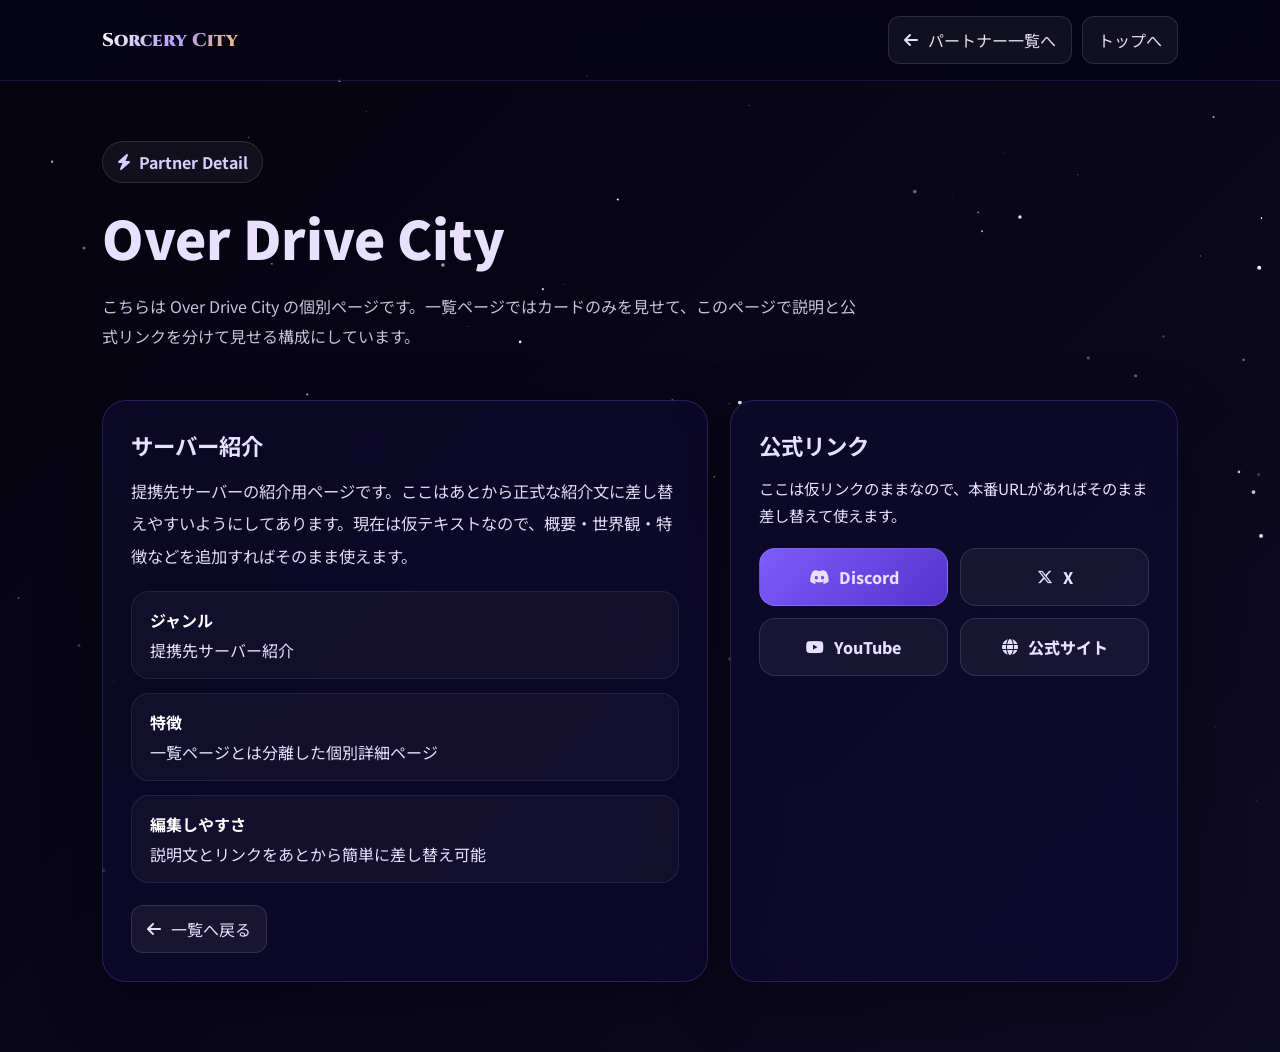
<file: overdrivecity.html>
<!DOCTYPE html>
<html lang="ja">
<head>
  <meta charset="UTF-8" />
  <meta name="viewport" content="width=device-width, initial-scale=1.0" />
  <title>Over Drive City | パートナーサーバー</title>
  <meta http-equiv="Cache-Control" content="no-cache, no-store, must-revalidate">
  <meta http-equiv="Pragma" content="no-cache">
  <meta http-equiv="Expires" content="0">
  <link rel="preconnect" href="https://fonts.googleapis.com">
  <link rel="preconnect" href="https://fonts.gstatic.com" crossorigin>
  <link href="https://fonts.googleapis.com/css2?family=Cinzel:wght@400;700;900&family=Noto+Sans+JP:wght@400;500;700;900&display=swap" rel="stylesheet">
  <link rel="stylesheet" href="https://cdnjs.cloudflare.com/ajax/libs/font-awesome/6.5.0/css/all.min.css">
  <style>
    *{margin:0;padding:0;box-sizing:border-box} body{font-family:'Noto Sans JP',sans-serif;background:linear-gradient(135deg,#04030d 0%,#080618 50%,#0e0b24 100%);color:#e8e0ff;min-height:100vh;overflow-x:hidden} a{text-decoration:none;color:inherit} .starfield{position:fixed;inset:0;z-index:-1;pointer-events:none}
    .container{max-width:1120px;margin:0 auto;padding:0 22px}.glass{background:rgba(15,10,46,.72);backdrop-filter:blur(14px);border:1px solid rgba(133,101,255,.24);border-radius:24px;box-shadow:0 20px 60px rgba(0,0,0,.35)}
    nav{position:sticky;top:0;z-index:20;background:rgba(6,4,20,.78);backdrop-filter:blur(16px);border-bottom:1px solid rgba(124,92,252,.18)} nav .container{display:flex;justify-content:space-between;align-items:center;padding:16px 22px}
    .logo{font-family:'Cinzel',serif;font-weight:900;font-size:1.15rem;background:linear-gradient(135deg,#fff 0%,#b69cff 55%,#f0c060 100%);-webkit-background-clip:text;-webkit-text-fill-color:transparent}.btn{display:inline-flex;align-items:center;gap:10px;padding:11px 15px;border-radius:12px;border:1px solid rgba(255,255,255,.12);background:rgba(255,255,255,.05)}
    .hero{padding:60px 0 24px}.eyebrow{display:inline-flex;align-items:center;gap:8px;padding:8px 14px;border-radius:999px;border:1px solid rgba(255,255,255,.12);background:rgba(255,255,255,.05);font-weight:700;color:#d9cfff}.hero h1{font-size:clamp(2.2rem,5vw,3.3rem);font-weight:900;margin-top:16px}.hero p{max-width:760px;margin-top:16px;color:#c9bfdc;line-height:1.9}
    .layout{display:grid;grid-template-columns:1.15fr .85fr;gap:22px;padding:24px 0 70px}.panel{padding:28px}.panel h2{font-size:1.4rem;margin-bottom:14px}.desc{color:#e1d9f0;line-height:2;font-size:1.02rem}.list{display:grid;gap:14px;margin-top:18px}.item{padding:16px 18px;border-radius:18px;border:1px solid rgba(255,255,255,.08);background:rgba(255,255,255,.03)} .item b{display:block;margin-bottom:6px;color:#fff}
    .link-grid{display:grid;grid-template-columns:repeat(2,minmax(0,1fr));gap:12px;margin-top:18px}.link-btn{display:flex;align-items:center;justify-content:center;gap:10px;padding:16px;border-radius:16px;border:1px solid rgba(255,255,255,.12);background:rgba(255,255,255,.05);font-weight:800}.link-btn.primary{background:linear-gradient(135deg,#7c5cfc 0%,#5533cc 100%)}
    .back-row{display:flex;gap:12px;flex-wrap:wrap;margin-top:22px}.mini{color:#b7abcq;font-size:.96rem;line-height:1.8}
    @media (max-width:880px){.layout{grid-template-columns:1fr}.link-grid{grid-template-columns:1fr}}
  </style>
</head>
<body>
  <canvas id="starfield" class="starfield"></canvas>
  <nav><div class="container"><div class="logo">Sorcery City</div><div style="display:flex;gap:10px"><a class="btn" href="./index.html#soragra"><i class="fa-solid fa-arrow-left"></i>パートナー一覧へ</a><a class="btn" href="./index.html">トップへ</a></div></div></nav>
  <main class="container">
    <section class="hero">
      <div class="eyebrow"><i class="fa-solid fa-bolt"></i> Partner Detail</div>
      <h1>Over Drive City</h1>
      <p>こちらは Over Drive City の個別ページです。一覧ページではカードのみを見せて、このページで説明と公式リンクを分けて見せる構成にしています。</p>
    </section>
    <section class="layout">
      <article class="glass panel">
        <h2>サーバー紹介</h2>
        <p class="desc">提携先サーバーの紹介用ページです。ここはあとから正式な紹介文に差し替えやすいようにしてあります。現在は仮テキストなので、概要・世界観・特徴などを追加すればそのまま使えます。</p>
        <div class="list">
          <div class="item"><b>ジャンル</b>提携先サーバー紹介</div>
          <div class="item"><b>特徴</b>一覧ページとは分離した個別詳細ページ</div>
          <div class="item"><b>編集しやすさ</b>説明文とリンクをあとから簡単に差し替え可能</div>
        </div>
        <div class="back-row">
          <a class="btn" href="./index.html#soragra"><i class="fa-solid fa-arrow-left"></i>一覧へ戻る</a>
        </div>
      </article>
      <aside class="glass panel">
        <h2>公式リンク</h2>
        <p class="mini">ここは仮リンクのままなので、本番URLがあればそのまま差し替えて使えます。</p>
        <div class="link-grid">
          <a class="link-btn primary" href="#" target="_blank" rel="noopener"><i class="fa-brands fa-discord"></i>Discord</a>
          <a class="link-btn" href="#" target="_blank" rel="noopener"><i class="fa-brands fa-x-twitter"></i>X</a>
          <a class="link-btn" href="#" target="_blank" rel="noopener"><i class="fa-brands fa-youtube"></i>YouTube</a>
          <a class="link-btn" href="#" target="_blank" rel="noopener"><i class="fa-solid fa-globe"></i>公式サイト</a>
        </div>
      </aside>
    </section>
  </main>
  <script>
    const c=document.getElementById('starfield'),x=c.getContext('2d');let stars=[];function resize(){c.width=innerWidth;c.height=innerHeight;stars=Array.from({length:Math.min(180,Math.floor(c.width*c.height/15000))},()=>({x:Math.random()*c.width,y:Math.random()*c.height,r:Math.random()*1.8+.3,o:Math.random()*.8+.2,t:Math.random()*.03+.005}));}function draw(){x.clearRect(0,0,c.width,c.height);for(const s of stars){s.o+=((Math.random()-.5)*s.t);if(s.o<.15)s.o=.15;if(s.o>1)s.o=1;x.beginPath();x.arc(s.x,s.y,s.r,0,Math.PI*2);x.fillStyle=`rgba(255,255,255,${s.o})`;x.fill();}requestAnimationFrame(draw)}addEventListener('resize',resize);resize();draw();
  </script>
</body>
</html>
</file>
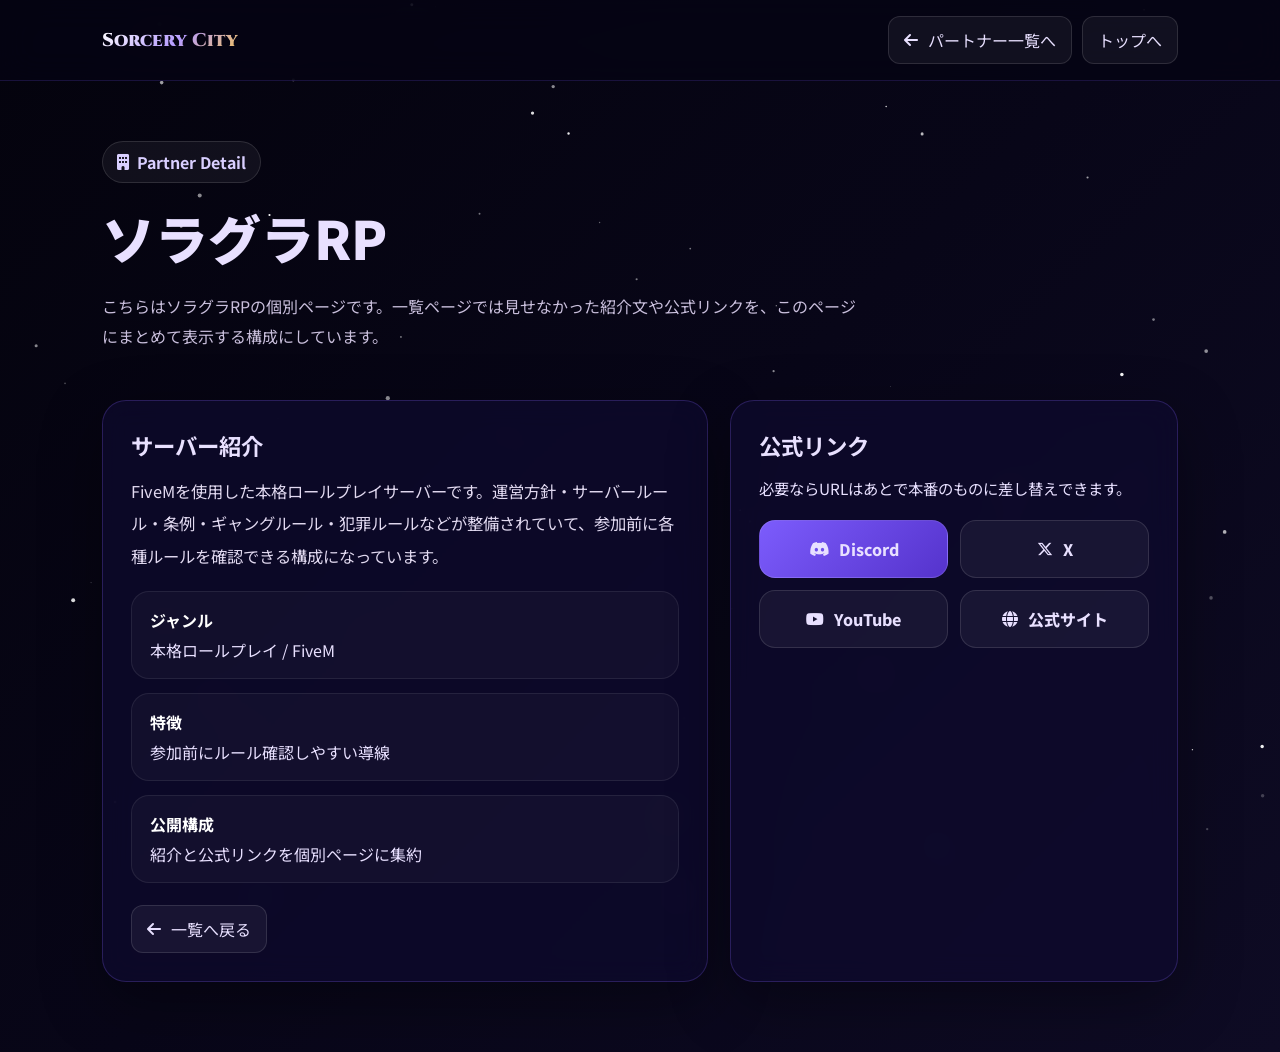
<file: soragra.html>
<!DOCTYPE html>
<html lang="ja">
<head>
  <meta charset="UTF-8" />
  <meta name="viewport" content="width=device-width, initial-scale=1.0" />
  <title>ソラグラRP | パートナーサーバー</title>
  <meta http-equiv="Cache-Control" content="no-cache, no-store, must-revalidate">
  <meta http-equiv="Pragma" content="no-cache">
  <meta http-equiv="Expires" content="0">
  <link rel="preconnect" href="https://fonts.googleapis.com">
  <link rel="preconnect" href="https://fonts.gstatic.com" crossorigin>
  <link href="https://fonts.googleapis.com/css2?family=Cinzel:wght@400;700;900&family=Noto+Sans+JP:wght@400;500;700;900&display=swap" rel="stylesheet">
  <link rel="stylesheet" href="https://cdnjs.cloudflare.com/ajax/libs/font-awesome/6.5.0/css/all.min.css">
  <style>
    *{margin:0;padding:0;box-sizing:border-box} body{font-family:'Noto Sans JP',sans-serif;background:linear-gradient(135deg,#04030d 0%,#080618 50%,#0e0b24 100%);color:#e8e0ff;min-height:100vh;overflow-x:hidden} a{text-decoration:none;color:inherit} .starfield{position:fixed;inset:0;z-index:-1;pointer-events:none}
    .container{max-width:1120px;margin:0 auto;padding:0 22px}.glass{background:rgba(15,10,46,.72);backdrop-filter:blur(14px);border:1px solid rgba(133,101,255,.24);border-radius:24px;box-shadow:0 20px 60px rgba(0,0,0,.35)}
    nav{position:sticky;top:0;z-index:20;background:rgba(6,4,20,.78);backdrop-filter:blur(16px);border-bottom:1px solid rgba(124,92,252,.18)} nav .container{display:flex;justify-content:space-between;align-items:center;padding:16px 22px}
    .logo{font-family:'Cinzel',serif;font-weight:900;font-size:1.15rem;background:linear-gradient(135deg,#fff 0%,#b69cff 55%,#f0c060 100%);-webkit-background-clip:text;-webkit-text-fill-color:transparent}.btn{display:inline-flex;align-items:center;gap:10px;padding:11px 15px;border-radius:12px;border:1px solid rgba(255,255,255,.12);background:rgba(255,255,255,.05)}
    .hero{padding:60px 0 24px}.eyebrow{display:inline-flex;align-items:center;gap:8px;padding:8px 14px;border-radius:999px;border:1px solid rgba(255,255,255,.12);background:rgba(255,255,255,.05);font-weight:700;color:#d9cfff}.hero h1{font-size:clamp(2.2rem,5vw,3.3rem);font-weight:900;margin-top:16px}.hero p{max-width:760px;margin-top:16px;color:#c9bfdc;line-height:1.9}
    .layout{display:grid;grid-template-columns:1.15fr .85fr;gap:22px;padding:24px 0 70px}.panel{padding:28px}.panel h2{font-size:1.4rem;margin-bottom:14px}.desc{color:#e1d9f0;line-height:2;font-size:1.02rem}.list{display:grid;gap:14px;margin-top:18px}.item{padding:16px 18px;border-radius:18px;border:1px solid rgba(255,255,255,.08);background:rgba(255,255,255,.03)} .item b{display:block;margin-bottom:6px;color:#fff}
    .link-grid{display:grid;grid-template-columns:repeat(2,minmax(0,1fr));gap:12px;margin-top:18px}.link-btn{display:flex;align-items:center;justify-content:center;gap:10px;padding:16px;border-radius:16px;border:1px solid rgba(255,255,255,.12);background:rgba(255,255,255,.05);font-weight:800}.link-btn.primary{background:linear-gradient(135deg,#7c5cfc 0%,#5533cc 100%)}
    .back-row{display:flex;gap:12px;flex-wrap:wrap;margin-top:22px}.mini{color:#b7abcq;font-size:.96rem;line-height:1.8}
    @media (max-width:880px){.layout{grid-template-columns:1fr}.link-grid{grid-template-columns:1fr}}
  </style>
</head>
<body>
  <canvas id="starfield" class="starfield"></canvas>
  <nav><div class="container"><div class="logo">Sorcery City</div><div style="display:flex;gap:10px"><a class="btn" href="./index.html#soragra"><i class="fa-solid fa-arrow-left"></i>パートナー一覧へ</a><a class="btn" href="./index.html">トップへ</a></div></div></nav>
  <main class="container">
    <section class="hero">
      <div class="eyebrow"><i class="fa-solid fa-building"></i> Partner Detail</div>
      <h1>ソラグラRP</h1>
      <p>こちらはソラグラRPの個別ページです。一覧ページでは見せなかった紹介文や公式リンクを、このページにまとめて表示する構成にしています。</p>
    </section>
    <section class="layout">
      <article class="glass panel">
        <h2>サーバー紹介</h2>
        <p class="desc">FiveMを使用した本格ロールプレイサーバーです。運営方針・サーバールール・条例・ギャングルール・犯罪ルールなどが整備されていて、参加前に各種ルールを確認できる構成になっています。</p>
        <div class="list">
          <div class="item"><b>ジャンル</b>本格ロールプレイ / FiveM</div>
          <div class="item"><b>特徴</b>参加前にルール確認しやすい導線</div>
          <div class="item"><b>公開構成</b>紹介と公式リンクを個別ページに集約</div>
        </div>
        <div class="back-row">
          <a class="btn" href="./index.html#soragra"><i class="fa-solid fa-arrow-left"></i>一覧へ戻る</a>
        </div>
      </article>
      <aside class="glass panel">
        <h2>公式リンク</h2>
        <p class="mini">必要ならURLはあとで本番のものに差し替えできます。</p>
        <div class="link-grid">
          <a class="link-btn primary" href="https://discord.gg/NGGmYqYsX9" target="_blank" rel="noopener"><i class="fa-brands fa-discord"></i>Discord</a>
          <a class="link-btn" href="#" target="_blank" rel="noopener"><i class="fa-brands fa-x-twitter"></i>X</a>
          <a class="link-btn" href="#" target="_blank" rel="noopener"><i class="fa-brands fa-youtube"></i>YouTube</a>
          <a class="link-btn" href="#" target="_blank" rel="noopener"><i class="fa-solid fa-globe"></i>公式サイト</a>
        </div>
      </aside>
    </section>
  </main>
  <script>
    const c=document.getElementById('starfield'),x=c.getContext('2d');let stars=[];function resize(){c.width=innerWidth;c.height=innerHeight;stars=Array.from({length:Math.min(180,Math.floor(c.width*c.height/15000))},()=>({x:Math.random()*c.width,y:Math.random()*c.height,r:Math.random()*1.8+.3,o:Math.random()*.8+.2,t:Math.random()*.03+.005}));}function draw(){x.clearRect(0,0,c.width,c.height);for(const s of stars){s.o+=((Math.random()-.5)*s.t);if(s.o<.15)s.o=.15;if(s.o>1)s.o=1;x.beginPath();x.arc(s.x,s.y,s.r,0,Math.PI*2);x.fillStyle=`rgba(255,255,255,${s.o})`;x.fill();}requestAnimationFrame(draw)}addEventListener('resize',resize);resize();draw();
  </script>
</body>
</html>
</file>
